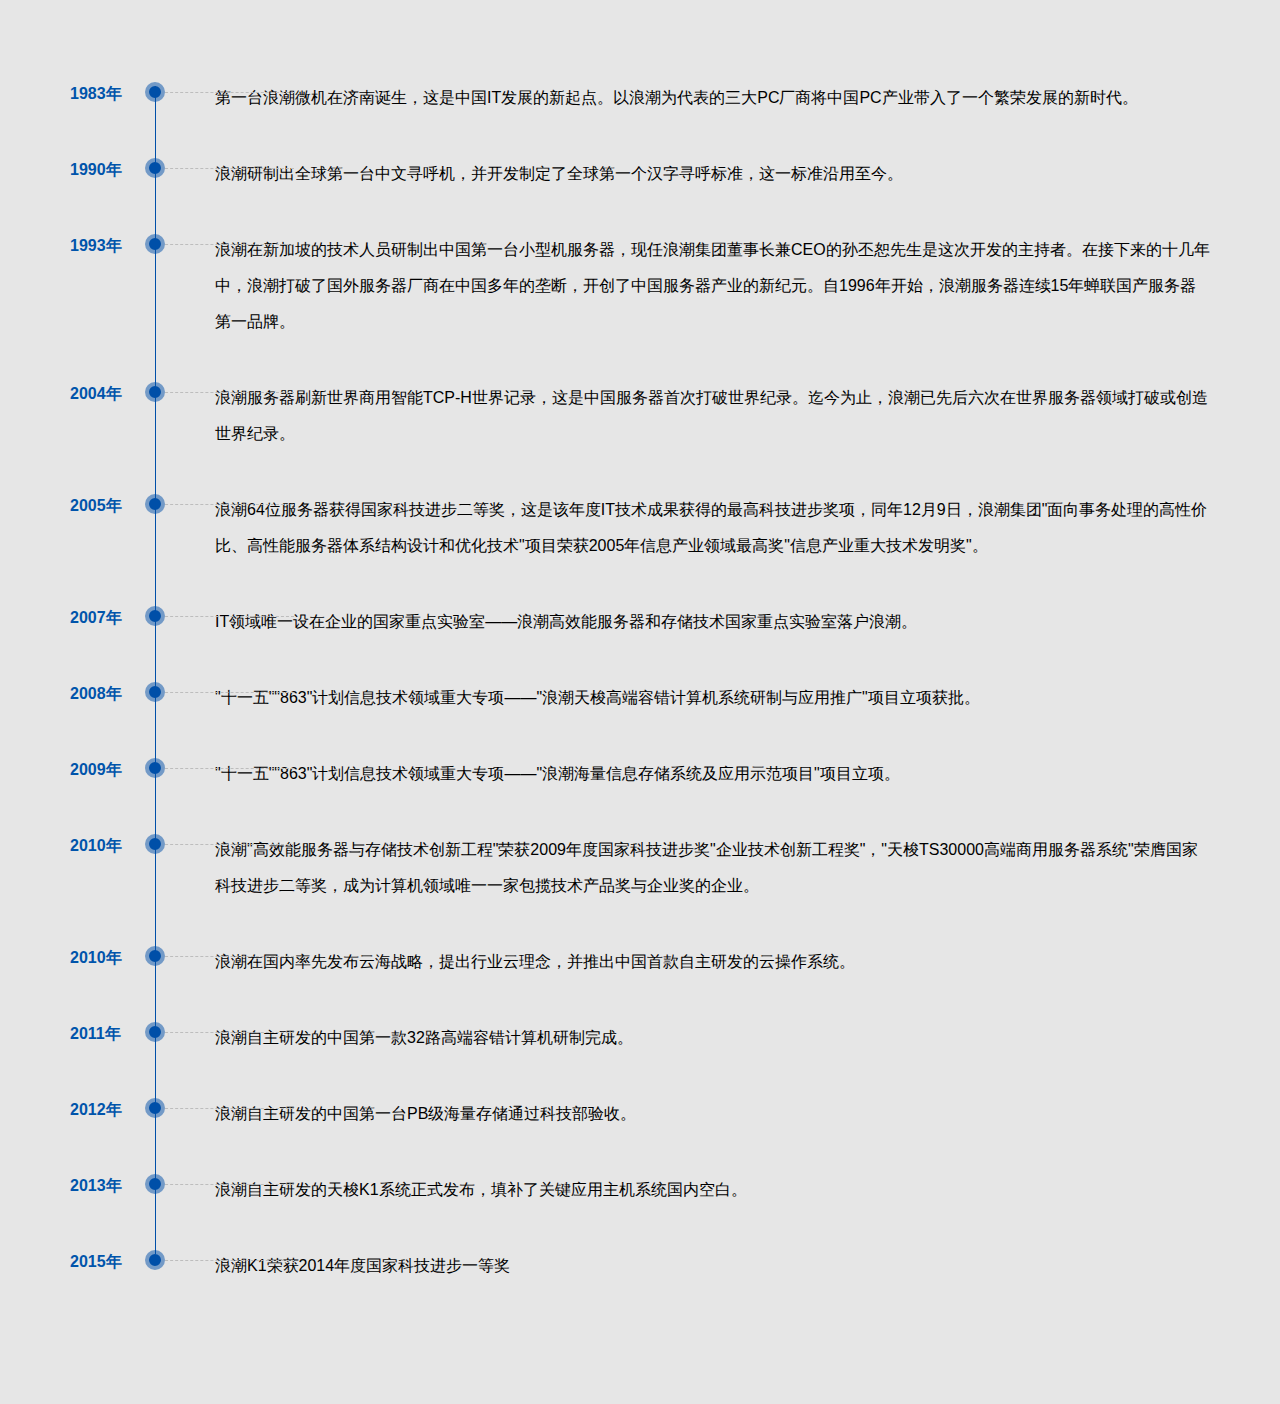
<file: Dynamic List Asif/index.html>
<!DOCTYPE html>
<html lang="en">
  <head>
    <meta charset="utf-8">
    <meta http-equiv="X-UA-Compatible" content="IE=edge">
    <meta name="viewport" content="width=device-width, initial-scale=1">

    <title>Dynamic List</title>

    <link href="css/bootstrap.min.css" rel="stylesheet">
    <link rel="stylesheet" type="text/css" href="css/styles.css">
  </head>
  <body>
    

      <section class="time-line-container">
        <div class="container">
          <div class="row">                           
            <div class="col-md-12 col-sm-12 col-xs-12">
            <div class="clearfix"></div>
            <ul class="time-info">
              <li>  
                <span class="year">1983年</span>
                <span class="year-description">第一台浪潮微机在济南诞生，这是中国IT发展的新起点。以浪潮为代表的三大PC厂商将中国PC产业带入了一个繁荣发展的新时代。</span>
              </li>
              <li>  
                <span class="year">1990年</span>
                <span class="year-description">浪潮研制出全球第一台中文寻呼机，并开发制定了全球第一个汉字寻呼标准，这一标准沿用至今。</span>
              </li>
              <li>  
                <span class="year">1993年</span>
                <span class="year-description">浪潮在新加坡的技术人员研制出中国第一台小型机服务器，现任浪潮集团董事长兼CEO的孙丕恕先生是这次开发的主持者。在接下来的十几年中，浪潮打破了国外服务器厂商在中国多年的垄断，开创了中国服务器产业的新纪元。自1996年开始，浪潮服务器连续15年蝉联国产服务器第一品牌。</span>
              </li>
              <li>  
                <span class="year">2004年</span>
                <span class="year-description">浪潮服务器刷新世界商用智能TCP-H世界记录，这是中国服务器首次打破世界纪录。迄今为止，浪潮已先后六次在世界服务器领域打破或创造世界纪录。</span>
              </li>
              <li>  
                <span class="year">2005年</span>
                <span class="year-description">浪潮64位服务器获得国家科技进步二等奖，这是该年度IT技术成果获得的最高科技进步奖项，同年12月9日，浪潮集团"面向事务处理的高性价比、高性能服务器体系结构设计和优化技术"项目荣获2005年信息产业领域最高奖"信息产业重大技术发明奖"。</span>
              </li>
              <li>  
                <span class="year">2007年</span>
                <span class="year-description">IT领域唯一设在企业的国家重点实验室&mdash;&mdash;浪潮高效能服务器和存储技术国家重点实验室落户浪潮。</span>
              </li>
              <li>  
                <span class="year">2008年</span>
                <span class="year-description">"十一五""863"计划信息技术领域重大专项&mdash;&mdash;"浪潮天梭高端容错计算机系统研制与应用推广"项目立项获批。</span>
              </li>
              <li>  
                <span class="year">2009年</span>
                <span class="year-description">"十一五""863"计划信息技术领域重大专项&mdash;&mdash;"浪潮海量信息存储系统及应用示范项目"项目立项。</span>
              </li>
              <li>  
                <span class="year">2010年</span>
                <span class="year-description">浪潮"高效能服务器与存储技术创新工程"荣获2009年度国家科技进步奖"企业技术创新工程奖"，"天梭TS30000高端商用服务器系统"荣膺国家科技进步二等奖，成为计算机领域唯一一家包揽技术产品奖与企业奖的企业。</span>
              </li>
              <li>  
                <span class="year">2010年</span>
                <span class="year-description">浪潮在国内率先发布云海战略，提出行业云理念，并推出中国首款自主研发的云操作系统。</span>
              </li>
              <li>  
                <span class="year">2011年</span>
                <span class="year-description">浪潮自主研发的中国第一款32路高端容错计算机研制完成。</span>
              </li>
              <li>  
                <span class="year">2012年</span>
                <span class="year-description">浪潮自主研发的中国第一台PB级海量存储通过科技部验收。</span>
              </li>
              <li>  
                <span class="year">2013年</span>
                <span class="year-description">浪潮自主研发的天梭K1系统正式发布，填补了关键应用主机系统国内空白。</span>
              </li>
              <li>  
                <span class="year">2015年</span>
                <span class="year-description">浪潮K1荣获2014年度国家科技进步一等奖</span>
              </li>
            </ul>
            <div class="clearfix"></div>
            </div>
          </div>
        </div>
      </section>
      

    
    <script src="https://ajax.googleapis.com/ajax/libs/jquery/1.12.4/jquery.min.js"></script>
    <script src="js/bootstrap.min.js"></script>
    <script type="text/javascript" sec="js/custom.js"></script>
  </body>
</html>
</file>
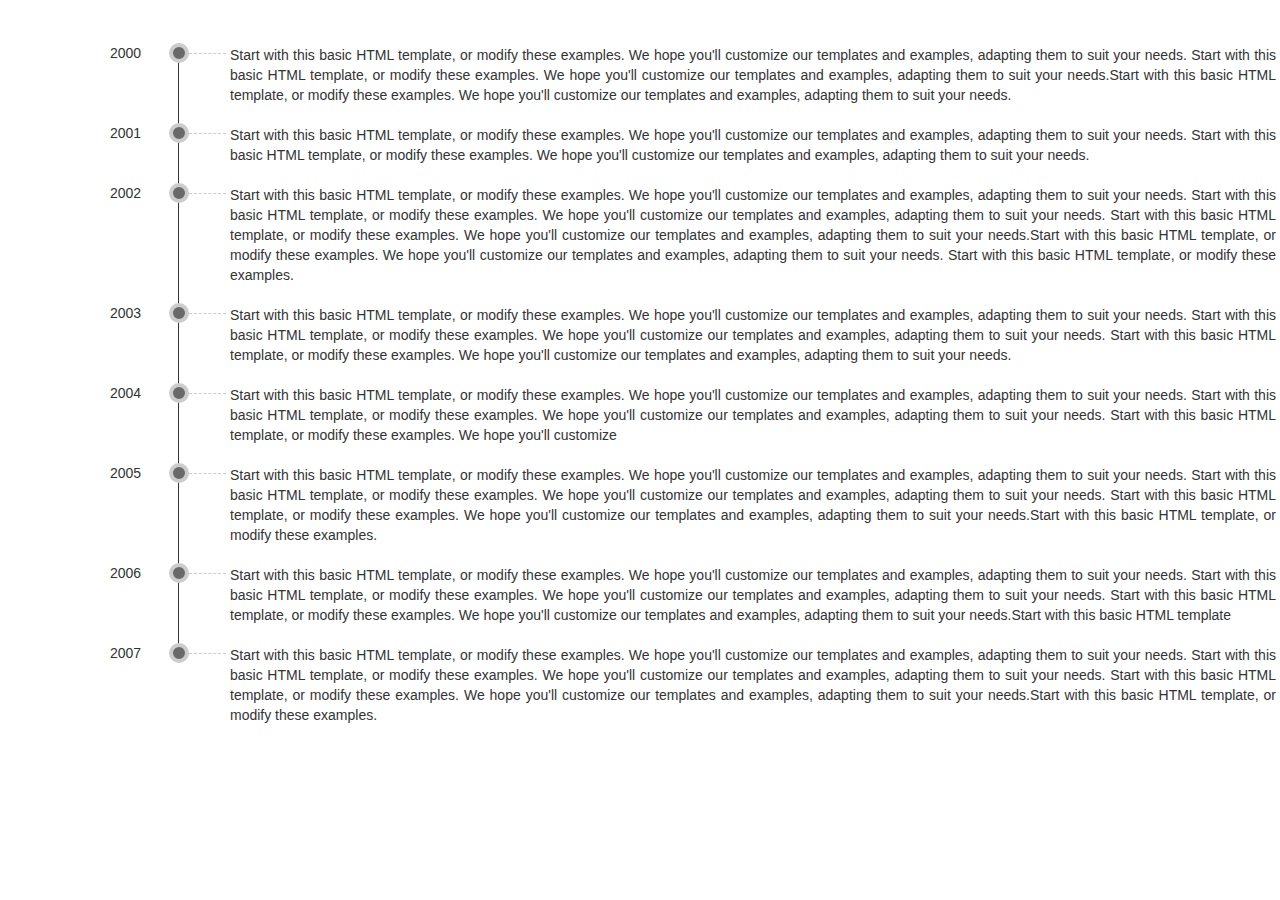
<file: Dynamic List MY/index.html>
<!DOCTYPE html>
<html lang="en">
  <head>
    <meta charset="utf-8">
    <meta http-equiv="X-UA-Compatible" content="IE=edge">
    <meta name="viewport" content="width=device-width, initial-scale=1">

    <title>Dynamic List</title>

    <link href="css/bootstrap.min.css" rel="stylesheet">
    <link rel="stylesheet" type="text/css" href="css/styles.css">
  </head>
  <body>
    

      <div class="container">
        
          <ul class="main-list">
            <li class="list-item_section">
              <span class="year">2000</span>
              <span class="round_border"></span>
              <span class="border_dashed"></span>
              <span class="list_discription">Start with this basic HTML template, or modify these examples. We hope you'll customize our templates and examples, adapting them to suit your needs. Start with this basic HTML template, or modify these examples. We hope you'll customize our templates and examples, adapting them to suit your needs.Start with this basic HTML template, or modify these examples. We hope you'll customize our templates and examples, adapting them to suit your needs.</span>
            </li>
            <li class="list-item_section">
              <span class="year">2001</span>
              <span class="round_border"></span>
              <span class="border_dashed"></span>
              <span class="list_discription">Start with this basic HTML template, or modify these examples. We hope you'll customize our templates and examples, adapting them to suit your needs. Start with this basic HTML template, or modify these examples. We hope you'll customize our templates and examples, adapting them to suit your needs.</span>
            </li>
            <li class="list-item_section">
              <span class="year">2002</span>
              <span class="round_border"></span>
              <span class="border_dashed"></span>
              <span class="list_discription">Start with this basic HTML template, or modify these examples. We hope you'll customize our templates and examples, adapting them to suit your needs. Start with this basic HTML template, or modify these examples. We hope you'll customize our templates and examples, adapting them to suit your needs. Start with this basic HTML template, or modify these examples. We hope you'll customize our templates and examples, adapting them to suit your needs.Start with this basic HTML template, or modify these examples. We hope you'll customize our templates and examples, adapting them to suit your needs. Start with this basic HTML template, or modify these examples.</span>
            </li>
            <li class="list-item_section">
              <span class="year">2003</span>
              <span class="round_border"></span>
              <span class="border_dashed"></span>
              <span class="list_discription">Start with this basic HTML template, or modify these examples. We hope you'll customize our templates and examples, adapting them to suit your needs. Start with this basic HTML template, or modify these examples. We hope you'll customize our templates and examples, adapting them to suit your needs. Start with this basic HTML template, or modify these examples. We hope you'll customize our templates and examples, adapting them to suit your needs.</span>
            </li>
            <li class="list-item_section">
              <span class="year">2004</span>
              <span class="round_border"></span>
              <span class="border_dashed"></span>
              <span class="list_discription">Start with this basic HTML template, or modify these examples. We hope you'll customize our templates and examples, adapting them to suit your needs. Start with this basic HTML template, or modify these examples. We hope you'll customize our templates and examples, adapting them to suit your needs. Start with this basic HTML template, or modify these examples. We hope you'll customize</span>
            </li>
            <li class="list-item_section">
              <span class="year">2005</span>
              <span class="round_border"></span>
              <span class="border_dashed"></span>
              <span class="list_discription">Start with this basic HTML template, or modify these examples. We hope you'll customize our templates and examples, adapting them to suit your needs. Start with this basic HTML template, or modify these examples. We hope you'll customize our templates and examples, adapting them to suit your needs. Start with this basic HTML template, or modify these examples. We hope you'll customize our templates and examples, adapting them to suit your needs.Start with this basic HTML template, or modify these examples.</span>
            </li>
            <li class="list-item_section">
              <span class="year">2006</span>
              <span class="round_border"></span>
              <span class="border_dashed"></span>
              <span class="list_discription">Start with this basic HTML template, or modify these examples. We hope you'll customize our templates and examples, adapting them to suit your needs. Start with this basic HTML template, or modify these examples. We hope you'll customize our templates and examples, adapting them to suit your needs. Start with this basic HTML template, or modify these examples. We hope you'll customize our templates and examples, adapting them to suit your needs.Start with this basic HTML template</span>
            </li>
            <li class="list-item_section">
              <span class="year">2007</span>
              <span class="round_border"></span>
              <span class="border_dashed"></span>
              <span class="list_discription">Start with this basic HTML template, or modify these examples. We hope you'll customize our templates and examples, adapting them to suit your needs. Start with this basic HTML template, or modify these examples. We hope you'll customize our templates and examples, adapting them to suit your needs. Start with this basic HTML template, or modify these examples. We hope you'll customize our templates and examples, adapting them to suit your needs.Start with this basic HTML template, or modify these examples.</span>
            </li>
        </ul>
      </div>
      

    
    <script src="https://ajax.googleapis.com/ajax/libs/jquery/1.12.4/jquery.min.js"></script>
    <script src="js/bootstrap.min.js"></script>
    <script type="text/javascript" sec="js/custom.js"></script>
  </body>
</html>
</file>
<file: Dynamic List Asif/css/styles.css>
.time-line-container {
  background: #e6e6e6 none repeat scroll 0 0;
  padding: 80px 0;
}
ul, ol {
  list-style-type: none;
  margin: 0;
  padding: 0;
}
.time-info li::before {
  border-left: 1px solid #004fa8;
  content: "";
  height: 100%;
  left: 85px;
  position: absolute;
  top: 6px;
  width: 1px;
  z-index: 10;
}
.time-info li {
  float: left;
  position: relative;
  width: 100%;
}
.time-info li .year::after {
  background: #004fa8 none repeat scroll 0 0;
  border: 4px solid #739ac7;
  border-radius: 50%;
  content: "";
  height: 20px;
  position: absolute;
  right: -10px;
  top: 2px;
  width: 20px;
  z-index: 9;
}
.time-info li .year {
  font-size: 16px;
  padding-top: 3px;
}
.time-info li .year {
  color: #0054ab;
  float: left;
  font-weight: bold;
  padding-right: 20px;
  position: relative;
  width: 85px;
}
.time-info li .year-description::first-line {
  line-height: 24px;
}
.time-info .year-description::before {
  width: 34px;
}
.time-info .year-description::before {
  border-top: 1px dashed #bdbdbd;
  content: "";
  height: 1px;
  left: 0;
  position: absolute;
  top: 12px;
  width: 139px;
}
.time-info li .year-description {
  font-size: 16px;
  line-height: 30px;
  padding-bottom: 30px;
  padding-left: 40px;
}
.time-info li .year-description {
  color: #000;
  display: inline-block;
  float: left;
  line-height: 36px;
  padding-bottom: 40px;
  padding-left: 60px;
  position: relative;
  width: calc(100% - 85px);
}
.time-info li:last-child::before{
  border: none;
}
</file>
<file: Dynamic List MY/css/styles.css>
.list-item_section {
  list-style: outside none none;
  position: relative;
}
.list-item_section::after {
  border-right: 1px solid;
  content: "";
  height: 100%;
  left: 68px;
  position: absolute;
  top: 0;
}

.round_border {
  background: #696969 none repeat scroll 0 0;
  border: 4px solid #cccccc;
  border-radius: 100%;
  content: "";
  height: 20px;
  left: 59px;
  position: absolute;
  right: 0;
  width: 20px;
  z-index: 999;
}
.year {
  width: 54px;
}
.list_discription {
  float: left;
  margin-left: 120px;
  position: relative;
  text-align: justify;
  top: -18px;
  width: calc(100% - 54px);
}

.border_dashed {
  border-top: 1px dashed #cccccc;
  content: "";
  left: 79px;
  position: absolute;
  transform: translateY(10px);
  width: 37px;
  z-index: -3;
}
.main-list {
  margin-top: 43px;
  position: relative;
}
</file>
